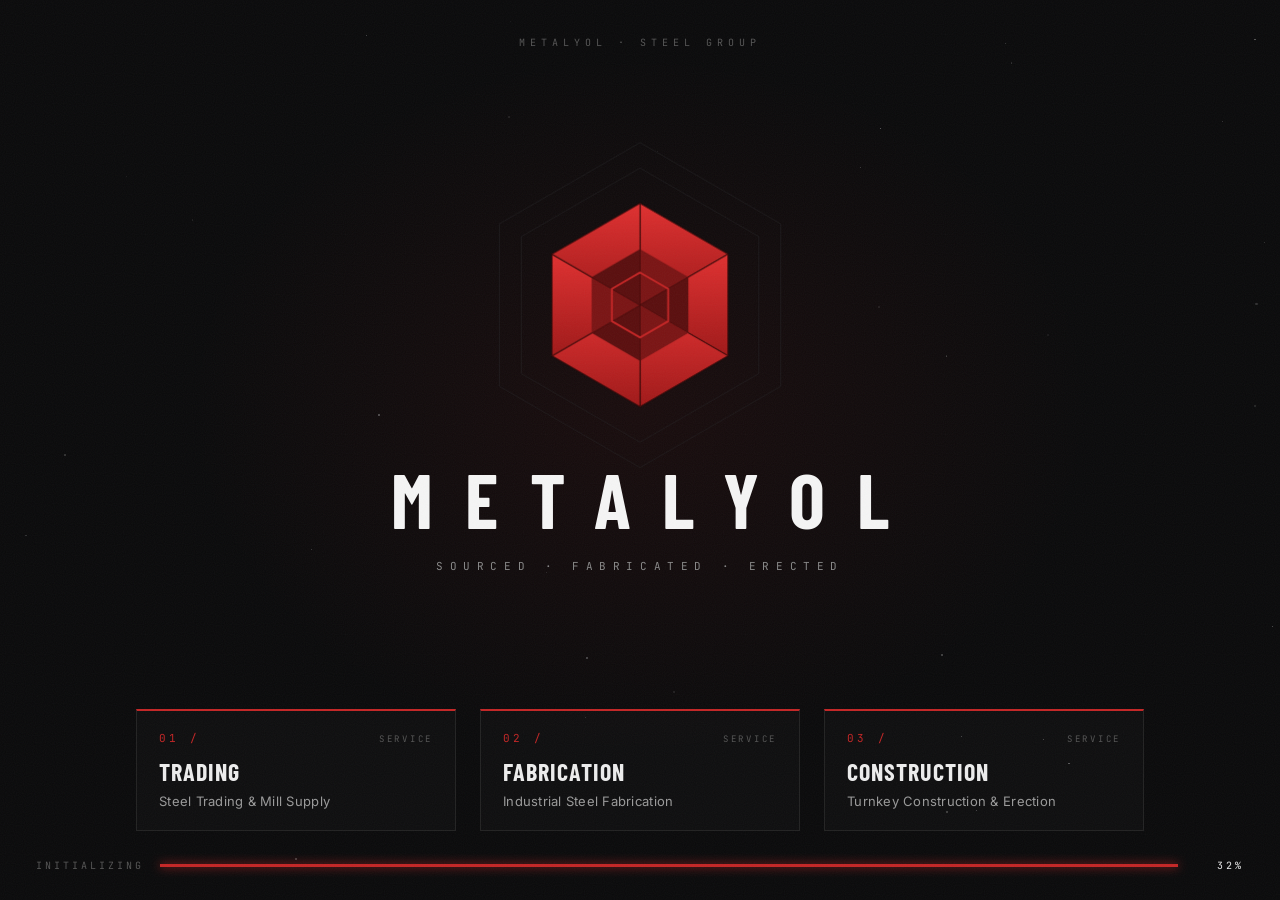
<file: loading meth/metalyol-loader.html>
<!DOCTYPE html>
<html lang="en">
<head>
<meta charset="UTF-8">
<meta name="viewport" content="width=device-width, initial-scale=1">
<title>Metalyol — Loading</title>
<link rel="preconnect" href="https://fonts.googleapis.com">
<link rel="preconnect" href="https://fonts.gstatic.com" crossorigin>
<link href="https://fonts.googleapis.com/css2?family=Barlow+Condensed:wght@400;500;600;700;800&family=JetBrains+Mono:wght@400;500&family=Inter:wght@400;500;600;700&display=swap" rel="stylesheet">

<style>
  /* ============================================================
     METALYOL LOADER — Hexagon Assemble
     Drop the .metalyol-loader element + this <style> + script
     anywhere. Call MetalyolLoader.hide() when your app is ready,
     or let it auto-hide after DURATION ms.
     ============================================================ */

  :root {
    --ml-bg:        #0A0A0B;
    --ml-fg:        #EDEDED;
    --ml-mute:      #888;
    --ml-dim:       #555;
    --ml-accent:    #C42525;
    --ml-accent-2:  #E03030;
    --ml-accent-3:  #A01818;
    --ml-line:      #1a1a1c;
    --ml-card-bg:   rgba(255,255,255,0.02);
    --ml-card-bd:   rgba(255,255,255,0.08);
    --ml-duration:  4000ms;
  }

  .metalyol-loader * { box-sizing: border-box; }

  .metalyol-loader {
    position: fixed;
    inset: 0;
    z-index: 9999;
    background: var(--ml-bg);
    color: var(--ml-fg);
    font-family: "Inter", "Helvetica Neue", system-ui, sans-serif;
    overflow: hidden;
    opacity: 1;
    transition: opacity 600ms ease;
  }
  .metalyol-loader.is-hiding { opacity: 0; pointer-events: none; }

  /* Radial glow */
  .metalyol-loader::before {
    content: "";
    position: absolute; inset: 0;
    background: radial-gradient(ellipse at 50% 45%, rgba(196,37,37,0.08) 0%, transparent 50%);
    pointer-events: none;
  }
  /* Grain */
  .metalyol-loader::after {
    content: "";
    position: absolute; inset: 0;
    opacity: 0.05;
    background-image: url("data:image/svg+xml;utf8,<svg xmlns='http://www.w3.org/2000/svg' width='200' height='200'><filter id='n'><feTurbulence type='fractalNoise' baseFrequency='0.9'/></filter><rect width='100%25' height='100%25' filter='url(%23n)'/></svg>");
    pointer-events: none;
  }

  /* Layout stage */
  .ml-stage {
    position: absolute; inset: 0;
    display: grid;
    grid-template-rows: auto 1fr auto auto;
    padding: 36px 36px 28px;
  }

  /* Top brand line */
  .ml-topline {
    text-align: center;
    font-family: "JetBrains Mono", monospace;
    font-size: 10px;
    letter-spacing: 0.5em;
    color: var(--ml-dim);
    text-transform: uppercase;
  }

  /* Center hex + wordmark area */
  .ml-center {
    position: relative;
    display: flex;
    flex-direction: column;
    align-items: center;
    justify-content: center;
    gap: 0;
  }

  .ml-hex-wrap {
    position: relative;
    width: 240px;
    height: 240px;
  }
  .ml-hex {
    position: absolute; inset: 0;
    width: 100%; height: 100%;
    overflow: visible;
  }

  /* Each segment flies in from outside its midpoint angle (320px outward),
     with a slight rotation that unwinds. Matches the original React easing
     (easeOutQuart) and timing (each seg ~1600ms, staggered 200ms). */
  .ml-seg {
    transform-box: fill-box;
    transform-origin: center;
    opacity: 0;
    animation: ml-seg-fly 1600ms cubic-bezier(0.165, 0.84, 0.44, 1) forwards;
  }
  /* midpoint angles: i=0 -60deg, i=1 0deg, i=2 60deg, i=3 120deg, i=4 180deg, i=5 240deg */
  /* dx = cos(a)*320, dy = sin(a)*320 */
  .ml-seg-0 { animation-delay:  200ms; --tx:  160px;  --ty: -277px; --rot:   30deg; }
  .ml-seg-1 { animation-delay:  400ms; --tx:  320px;  --ty:    0px; --rot:  -30deg; }
  .ml-seg-2 { animation-delay:  600ms; --tx:  160px;  --ty:  277px; --rot:   30deg; }
  .ml-seg-3 { animation-delay:  800ms; --tx: -160px;  --ty:  277px; --rot:  -30deg; }
  .ml-seg-4 { animation-delay: 1000ms; --tx: -320px;  --ty:    0px; --rot:   30deg; }
  .ml-seg-5 { animation-delay: 1200ms; --tx: -160px;  --ty: -277px; --rot:  -30deg; }

  @keyframes ml-seg-fly {
    0%   { opacity: 0; transform: translate(var(--tx), var(--ty)) rotate(var(--rot)); }
    100% { opacity: 1; transform: translate(0, 0) rotate(0); }
  }

  .ml-hex-rings,
  .ml-hex-inner {
    opacity: 0;
    animation: ml-fade-in 1200ms cubic-bezier(0.215,0.61,0.355,1) 1800ms forwards;
  }
  .ml-hex-rings { animation-name: ml-fade-in-half; }
  @keyframes ml-fade-in-half { to { opacity: 0.5; } }

  /* Wordmark — appears at 0.45..0.75 of timeline (1800ms..3000ms) */
  .ml-wordmark {
    margin-top: 36px;
    font-family: "Barlow Condensed", sans-serif;
    font-weight: 700;
    font-size: 76px;
    letter-spacing: 0.42em;
    text-indent: 0.42em;
    color: #F5F5F5;
    opacity: 0;
    transform: translateY(14px);
    animation: ml-rise 1200ms cubic-bezier(0.215,0.61,0.355,1) 1800ms forwards;
    line-height: 1;
  }
  /* Tagline — 0.60..0.85 (2400ms..3400ms) */
  .ml-tagline {
    margin-top: 22px;
    font-family: "JetBrains Mono", monospace;
    font-size: 11px;
    letter-spacing: 0.6em;
    color: var(--ml-mute);
    text-align: center;
    opacity: 0;
    animation: ml-fade-in 1000ms cubic-bezier(0.215,0.61,0.355,1) 2400ms forwards;
    text-transform: uppercase;
  }

  @keyframes ml-fade-in {
    to { opacity: 1; }
  }
  @keyframes ml-rise {
    to { opacity: 1; transform: translateY(0); }
  }

  /* Service cards */
  .ml-services {
    display: flex;
    justify-content: center;
    gap: 24px;
    padding: 0 24px;
    margin-bottom: 28px;
  }
  /* Service cards — staggered 0.50..0.80 / 0.60..0.90 / 0.70..1.00
     (2000..3200ms / 2400..3600ms / 2800..4000ms). Border-top brightens
     when card crosses 50% of its own animation. */
  .ml-service {
    flex: 1;
    max-width: 320px;
    padding: 20px 22px;
    background: var(--ml-card-bg);
    border: 1px solid var(--ml-card-bd);
    border-top: 2px solid rgba(196,37,37,0.2);
    opacity: 0;
    transform: translateY(24px);
    animation: ml-rise 1200ms cubic-bezier(0.215,0.61,0.355,1) forwards,
               ml-border-on 600ms ease-out forwards;
  }
  .ml-service-0 { animation-delay: 2000ms, 2600ms; }
  .ml-service-1 { animation-delay: 2400ms, 3000ms; }
  .ml-service-2 { animation-delay: 2800ms, 3400ms; }

  @keyframes ml-border-on {
    to { border-top-color: var(--ml-accent); }
  }

  .ml-service-head {
    display: flex;
    justify-content: space-between;
    align-items: baseline;
    margin-bottom: 12px;
  }
  .ml-service-num {
    font-family: "JetBrains Mono", monospace;
    font-size: 11px;
    letter-spacing: 0.3em;
    color: var(--ml-accent);
  }
  .ml-service-tag {
    font-family: "JetBrains Mono", monospace;
    font-size: 9px;
    letter-spacing: 0.3em;
    color: var(--ml-dim);
  }
  .ml-service-title {
    font-family: "Barlow Condensed", sans-serif;
    font-size: 24px;
    font-weight: 700;
    letter-spacing: 0.04em;
    text-transform: uppercase;
    margin-bottom: 6px;
  }
  .ml-service-sub {
    font-size: 13px;
    color: #9a9a9a;
    letter-spacing: 0.02em;
    line-height: 1.4;
  }

  /* Progress bar */
  .ml-progress {
    display: flex;
    align-items: center;
    gap: 16px;
    font-family: "JetBrains Mono", monospace;
    font-size: 10px;
    letter-spacing: 0.3em;
    color: var(--ml-dim);
  }
  .ml-progress-label { text-transform: uppercase; }
  .ml-progress-track {
    flex: 1;
    height: 1px;
    background: var(--ml-line);
    position: relative;
  }
  .ml-progress-fill {
    position: absolute;
    left: 0; top: -1px; height: 3px;
    width: 0%;
    background: var(--ml-accent);
    box-shadow: 0 0 10px var(--ml-accent);
    animation: ml-fill var(--ml-duration) linear forwards;
  }
  .ml-progress-pct {
    color: var(--ml-fg);
    min-width: 50px;
    text-align: right;
  }

  @keyframes ml-fill {
    to { width: 100%; }
  }

  /* Floating particles */
  .ml-particles {
    position: absolute; inset: 0;
    pointer-events: none;
  }
  .ml-particle {
    position: absolute;
    border-radius: 50%;
    background: #bbb;
    animation: ml-drift linear infinite;
  }
  @keyframes ml-drift {
    0%   { transform: translate(0, 0); }
    50%  { transform: translate(10px, -16px); }
    100% { transform: translate(0, 0); }
  }

  /* Responsive */
  @media (max-width: 900px) {
    .ml-services { flex-direction: column; align-items: center; gap: 12px; }
    .ml-service { width: 100%; max-width: 460px; }
    .ml-wordmark { font-size: 52px; letter-spacing: 0.32em; text-indent: 0.32em; }
    .ml-hex-wrap { width: 180px; height: 180px; }
  }
  @media (max-width: 520px) {
    .ml-stage { padding: 24px 20px 20px; }
    .ml-wordmark { font-size: 38px; letter-spacing: 0.26em; text-indent: 0.26em; }
    .ml-tagline { font-size: 9px; letter-spacing: 0.4em; }
    .ml-hex-wrap { width: 140px; height: 140px; }
    .ml-service-title { font-size: 20px; }
  }

  /* Reduced motion */
  @media (prefers-reduced-motion: reduce) {
    .metalyol-loader *,
    .metalyol-loader *::before,
    .metalyol-loader *::after {
      animation-duration: 0.01ms !important;
      animation-delay: 0ms !important;
      transition-duration: 0.01ms !important;
    }
  }
</style>
</head>
<body style="margin:0;background:#16181b;">

<!-- ============================================================
     LOADER MARKUP — copy from <div class="metalyol-loader"> ...
     ... down to its closing </div>.  Paste at the top of <body>.
     ============================================================ -->
<div class="metalyol-loader" id="metalyolLoader" role="status" aria-live="polite" aria-label="Loading Metalyol">

  <!-- Floating particles (generated by JS) -->
  <div class="ml-particles" id="mlParticles" aria-hidden="true"></div>

  <div class="ml-stage">

    <!-- Top -->
    <div class="ml-topline">METALYOL · STEEL GROUP</div>

    <!-- Center: Hexagon + wordmark -->
    <div class="ml-center">
      <div class="ml-hex-wrap" aria-hidden="true">
        <svg class="ml-hex" viewBox="-130 -130 260 260">
          <defs>
            <linearGradient id="mlHexGrad" x1="0" y1="0" x2="0" y2="1">
              <stop offset="0%"   stop-color="#E03030"/>
              <stop offset="100%" stop-color="#A01818"/>
            </linearGradient>
          </defs>

          <!-- Outer faint rings -->
          <g class="ml-hex-rings">
            <polygon points="0,-148.5 128.6,-74.25 128.6,74.25 0,148.5 -128.6,74.25 -128.6,-74.25"
              fill="none" stroke="#2a2a2c" stroke-width="1"/>
            <polygon points="0,-176 152.4,-88 152.4,88 0,176 -152.4,88 -152.4,-88"
              fill="none" stroke="#2a2a2c" stroke-width="1"/>
          </g>

          <!-- 6 segments — generated programmatically below for clarity -->
          <!-- Each segment is a triangle from center to 2 hex vertices, with an inner notch removed -->
          <!-- Segment vertices (R=110): angles -90, -30, 30, 90, 150, 210 degrees -->
          <!-- v0=(0,-110) v1=(95.26,-55) v2=(95.26,55) v3=(0,110) v4=(-95.26,55) v5=(-95.26,-55) -->

          <!-- Segment 0: v5 - v0 (top-left quad-tri) — actually let's do top wedge -->
          <!-- We'll make 6 wedges, each between consecutive vertices -->

          <!-- wedge 0: v0 (top) to v1 -->
          <g class="ml-seg ml-seg-0">
            <polygon points="0,0 0,-110 95.26,-55" fill="url(#mlHexGrad)" stroke="#3a0808" stroke-width="1"/>
            <polygon points="0,0 0,-60.5 52.39,-30.25" fill="#7a1414"/>
          </g>
          <g class="ml-seg ml-seg-1">
            <polygon points="0,0 95.26,-55 95.26,55" fill="url(#mlHexGrad)" stroke="#3a0808" stroke-width="1"/>
            <polygon points="0,0 52.39,-30.25 52.39,30.25" fill="#5a0e0e"/>
          </g>
          <g class="ml-seg ml-seg-2">
            <polygon points="0,0 95.26,55 0,110" fill="url(#mlHexGrad)" stroke="#3a0808" stroke-width="1"/>
            <polygon points="0,0 52.39,30.25 0,60.5" fill="#7a1414"/>
          </g>
          <g class="ml-seg ml-seg-3">
            <polygon points="0,0 0,110 -95.26,55" fill="url(#mlHexGrad)" stroke="#3a0808" stroke-width="1"/>
            <polygon points="0,0 0,60.5 -52.39,30.25" fill="#5a0e0e"/>
          </g>
          <g class="ml-seg ml-seg-4">
            <polygon points="0,0 -95.26,55 -95.26,-55" fill="url(#mlHexGrad)" stroke="#3a0808" stroke-width="1"/>
            <polygon points="0,0 -52.39,30.25 -52.39,-30.25" fill="#7a1414"/>
          </g>
          <g class="ml-seg ml-seg-5">
            <polygon points="0,0 -95.26,-55 0,-110" fill="url(#mlHexGrad)" stroke="#3a0808" stroke-width="1"/>
            <polygon points="0,0 -52.39,-30.25 0,-60.5" fill="#5a0e0e"/>
          </g>

          <!-- Inner small hex -->
          <polygon class="ml-hex-inner"
            points="0,-35.2 30.48,-17.6 30.48,17.6 0,35.2 -30.48,17.6 -30.48,-17.6"
            fill="none" stroke="#C42525" stroke-width="2"/>
        </svg>
      </div>

      <div class="ml-wordmark">METALYOL</div>
      <div class="ml-tagline">Sourced · Fabricated · Erected</div>
    </div>

    <!-- Services -->
    <div class="ml-services">
      <div class="ml-service ml-service-0">
        <div class="ml-service-head">
          <span class="ml-service-num">01 /</span>
          <span class="ml-service-tag">SERVICE</span>
        </div>
        <div class="ml-service-title">Trading</div>
        <div class="ml-service-sub">Steel Trading &amp; Mill Supply</div>
      </div>
      <div class="ml-service ml-service-1">
        <div class="ml-service-head">
          <span class="ml-service-num">02 /</span>
          <span class="ml-service-tag">SERVICE</span>
        </div>
        <div class="ml-service-title">Fabrication</div>
        <div class="ml-service-sub">Industrial Steel Fabrication</div>
      </div>
      <div class="ml-service ml-service-2">
        <div class="ml-service-head">
          <span class="ml-service-num">03 /</span>
          <span class="ml-service-tag">SERVICE</span>
        </div>
        <div class="ml-service-title">Construction</div>
        <div class="ml-service-sub">Turnkey Construction &amp; Erection</div>
      </div>
    </div>

    <!-- Progress -->
    <div class="ml-progress">
      <span class="ml-progress-label">Initializing</span>
      <div class="ml-progress-track">
        <div class="ml-progress-fill" id="mlProgressFill"></div>
      </div>
      <span class="ml-progress-pct" id="mlProgressPct">00%</span>
    </div>

  </div>
</div>

<!-- ============================================================
     LOADER SCRIPT — handles particles, % counter, auto-hide.
     ============================================================ -->
<script>
(function () {
  var DURATION = 4000;        // total animation length, ms (match --ml-duration)
  var AUTOHIDE = true;        // auto-fade after DURATION
  var PARTICLES = 36;

  var loader   = document.getElementById('metalyolLoader');
  var pField   = document.getElementById('mlParticles');
  var pctEl    = document.getElementById('mlProgressPct');
  if (!loader) return;

  // Generate particles
  for (var i = 0; i < PARTICLES; i++) {
    var d = document.createElement('div');
    d.className = 'ml-particle';
    var s = (0.5 + Math.random() * 1.8).toFixed(2);
    d.style.left   = (Math.random() * 100) + '%';
    d.style.top    = (Math.random() * 100) + '%';
    d.style.width  = s + 'px';
    d.style.height = s + 'px';
    d.style.opacity = (0.1 + Math.random() * 0.4).toFixed(2);
    d.style.animationDuration = (5 + Math.random() * 10).toFixed(1) + 's';
    d.style.animationDelay    = (Math.random() * 5).toFixed(1) + 's';
    pField.appendChild(d);
  }

  // % counter synced with progress fill duration
  var startTs = null;
  function tick(ts) {
    if (startTs === null) startTs = ts;
    var p = Math.min(1, (ts - startTs) / DURATION);
    pctEl.textContent = (p < 1 ? String(Math.floor(p * 100)).padStart(2, '0') : '100') + '%';
    if (p < 1) requestAnimationFrame(tick);
  }
  requestAnimationFrame(tick);

  // Public API for the host page
  window.MetalyolLoader = {
    hide: function () {
      loader.classList.add('is-hiding');
      setTimeout(function () {
        if (loader.parentNode) loader.parentNode.removeChild(loader);
      }, 700);
    }
  };

  if (AUTOHIDE) {
    setTimeout(function () { window.MetalyolLoader.hide(); }, DURATION + 200);
  }

  // If you'd rather hide on window.load, comment out AUTOHIDE block above and use:
  // window.addEventListener('load', function () { window.MetalyolLoader.hide(); });
})();
</script>

</body>
</html>
</file>
